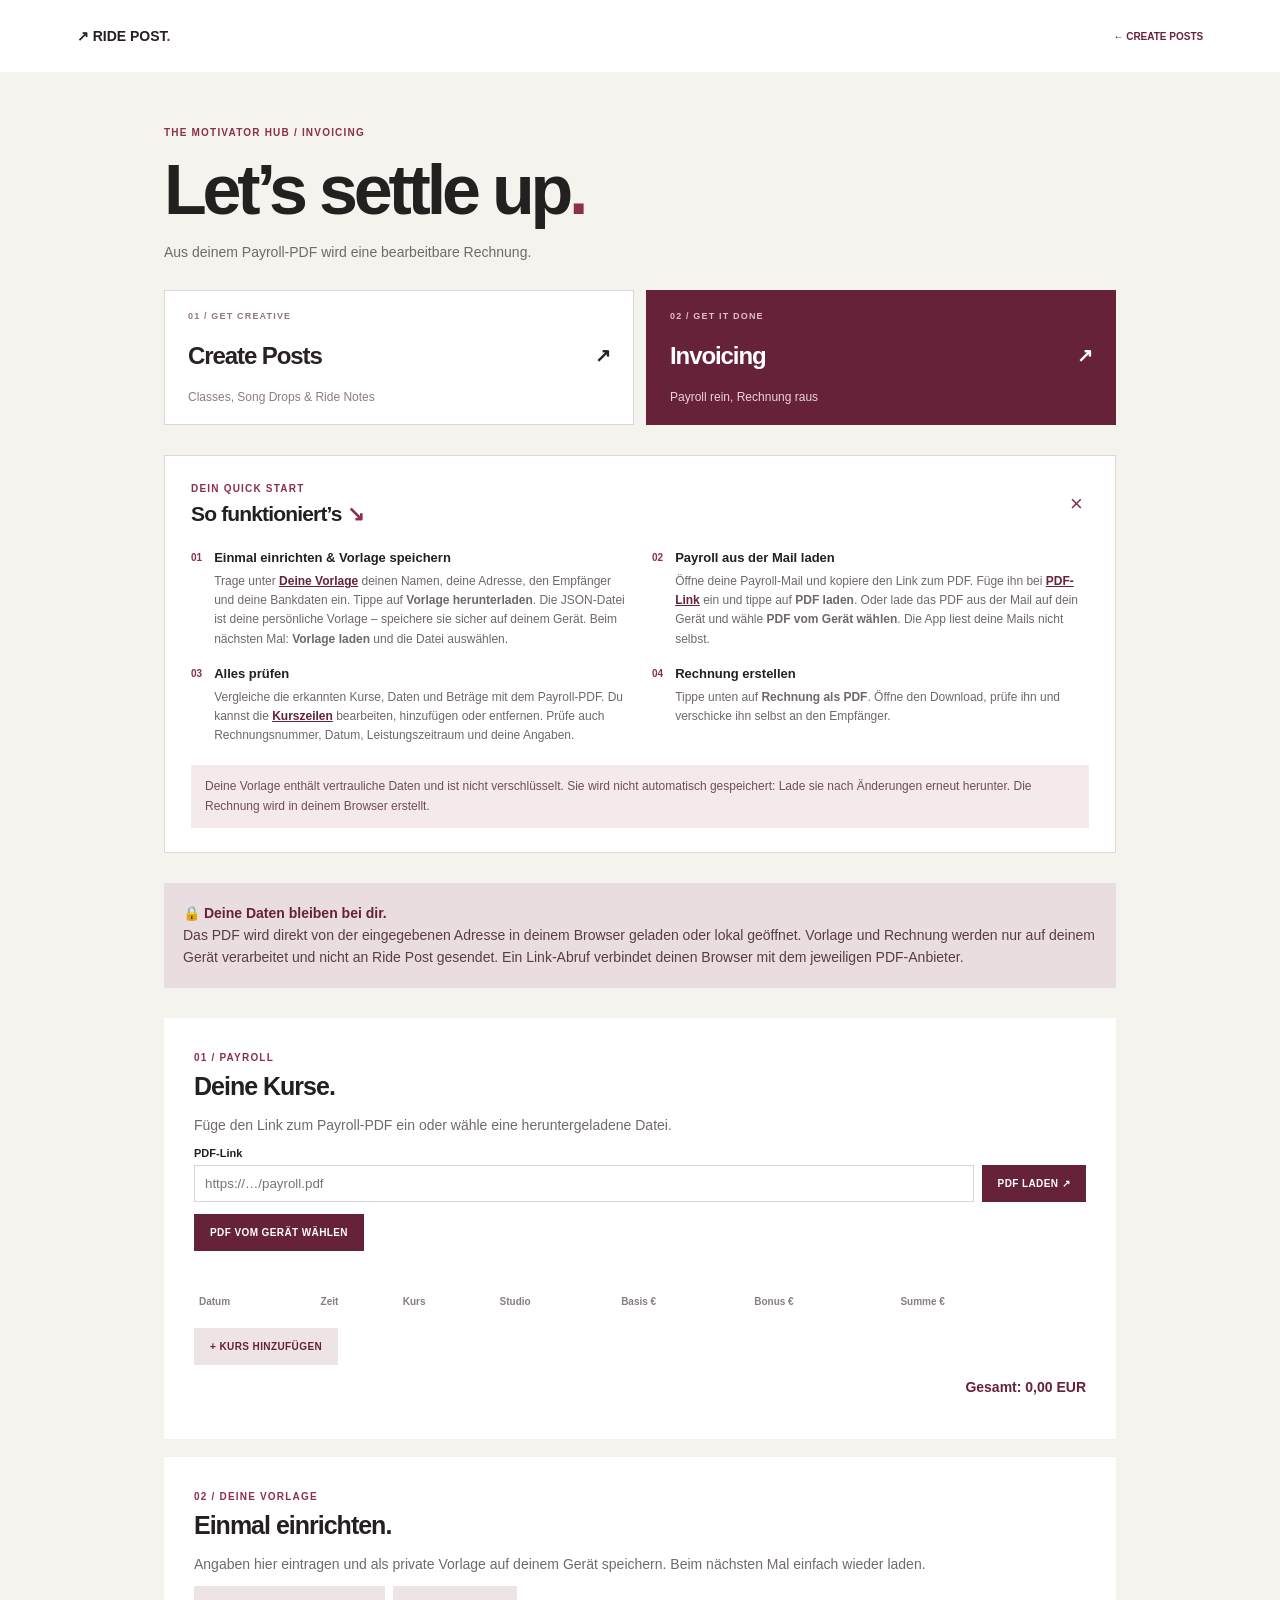
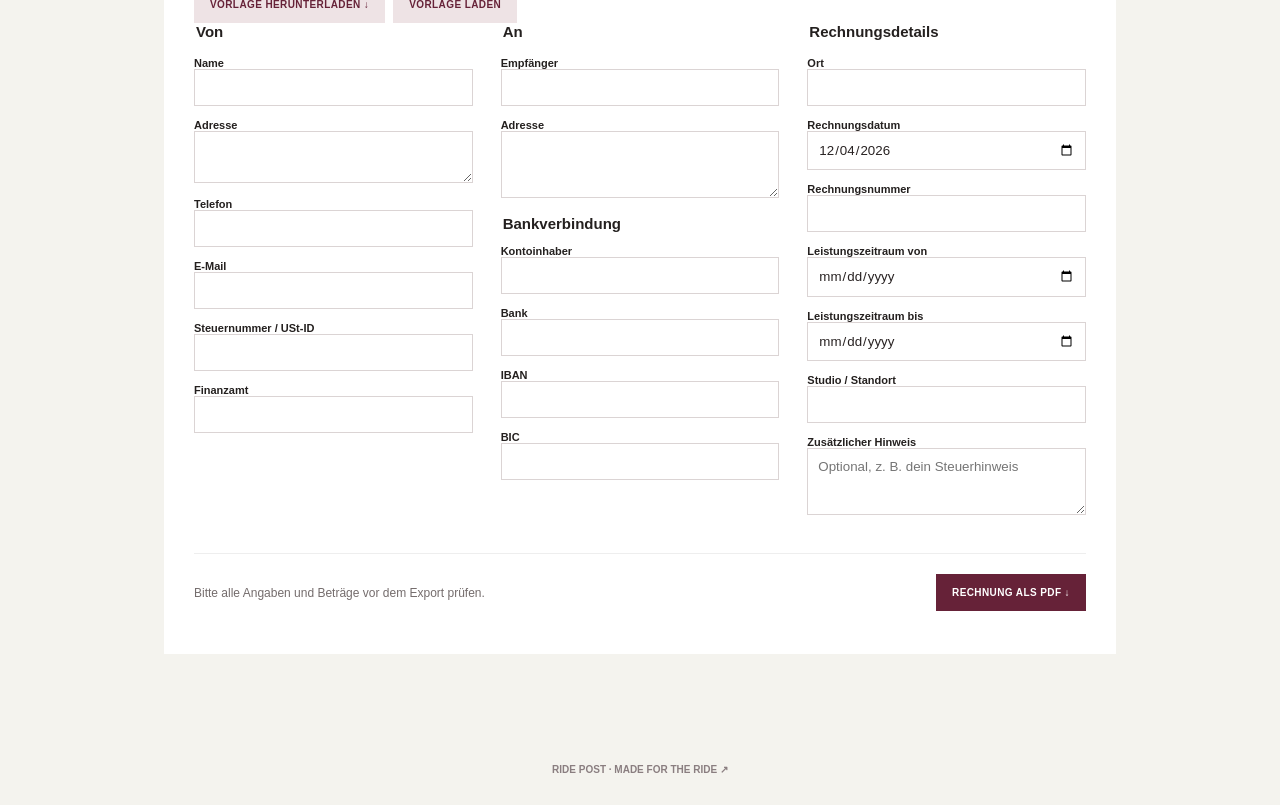
<file: invoice.html>
<!doctype html><html lang="de"><head><meta charset="utf-8"><meta name="viewport" content="width=device-width,initial-scale=1"><meta name="referrer" content="no-referrer"><meta name="theme-color" content="#662238"><title>Invoicing · The Motivator Hub</title><link rel="stylesheet" href="/invoice.css"><script src="/vendor/pdf-lib.min.js" defer></script><script src="/invoice-pdf.js" defer></script><script type="module" src="/invoice.js"></script></head><body><header><a href="/">↗ RIDE POST<span>.</span></a><a href="/">← CREATE POSTS</a></header><main><div class="intro"><p>THE MOTIVATOR HUB / INVOICING</p><h1>Let’s settle up<span>.</span></h1><p>Aus deinem Payroll-PDF wird eine bearbeitbare Rechnung.</p></div><nav class="hub-nav" aria-label="Motivator Hub Bereiche"><a class="hub-card" href="/"><span>01 / GET CREATIVE</span><strong>Create Posts <b>↗</b></strong><small>Classes, Song Drops &amp; Ride Notes</small></a><a class="hub-card active" href="/invoice" aria-current="page"><span>02 / GET IT DONE</span><strong>Invoicing <b>↗</b></strong><small>Payroll rein, Rechnung raus</small></a></nav><details class="tutorial" open><summary><span><small>DEIN QUICK START</small><strong>So funktioniert’s <span>↘</span></strong></span><span class="tutorial-toggle" aria-hidden="true">＋</span></summary><ol><li><div><strong>Einmal einrichten &amp; Vorlage speichern</strong><p>Trage unter <a href="#invoice-form">Deine Vorlage</a> deinen Namen, deine Adresse, den Empfänger und deine Bankdaten ein. Tippe auf <b>Vorlage herunterladen</b>. Die JSON-Datei ist deine persönliche Vorlage – speichere sie sicher auf deinem Gerät. Beim nächsten Mal: <b>Vorlage laden</b> und die Datei auswählen.</p></div></li><li><div><strong>Payroll aus der Mail laden</strong><p>Öffne deine Payroll-Mail und kopiere den Link zum PDF. Füge ihn bei <a href="#source-form">PDF-Link</a> ein und tippe auf <b>PDF laden</b>. Oder lade das PDF aus der Mail auf dein Gerät und wähle <b>PDF vom Gerät wählen</b>. Die App liest deine Mails nicht selbst.</p></div></li><li><div><strong>Alles prüfen</strong><p>Vergleiche die erkannten Kurse, Daten und Beträge mit dem Payroll-PDF. Du kannst die <a href="#rows">Kurszeilen</a> bearbeiten, hinzufügen oder entfernen. Prüfe auch Rechnungsnummer, Datum, Leistungszeitraum und deine Angaben.</p></div></li><li><div><strong>Rechnung erstellen</strong><p>Tippe unten auf <b>Rechnung als PDF</b>. Öffne den Download, prüfe ihn und verschicke ihn selbst an den Empfänger.</p></div></li></ol><p class="tutorial-note">Deine Vorlage enthält vertrauliche Daten und ist nicht verschlüsselt. Sie wird nicht automatisch gespeichert: Lade sie nach Änderungen erneut herunter. Die Rechnung wird in deinem Browser erstellt.</p></details><div class="privacy"><strong>🔒 Deine Daten bleiben bei dir.</strong> Das PDF wird direkt von der eingegebenen Adresse in deinem Browser geladen oder lokal geöffnet. Vorlage und Rechnung werden nur auf deinem Gerät verarbeitet und nicht an Ride Post gesendet. Ein Link-Abruf verbindet deinen Browser mit dem jeweiligen PDF-Anbieter.</div><section><div class="heading"><div><small>01 / PAYROLL</small><h2>Deine Kurse.</h2></div></div><p>Füge den Link zum Payroll-PDF ein oder wähle eine heruntergeladene Datei.</p><form id="source-form"><label for="source-url">PDF-Link</label><div class="inline"><input id="source-url" type="url" placeholder="https://…/payroll.pdf"><button>PDF LADEN ↗</button></div></form><label class="file">PDF VOM GERÄT WÄHLEN<input id="source-file" type="file" accept="application/pdf,.pdf"></label><p id="source-status" class="status" aria-live="polite"></p><div class="table-wrap"><table><thead><tr><th>Datum</th><th>Zeit</th><th>Kurs</th><th>Studio</th><th>Basis €</th><th>Bonus €</th><th>Summe €</th><th></th></tr></thead><tbody id="rows"></tbody></table></div><button type="button" class="secondary" id="add-row">+ KURS HINZUFÜGEN</button><p id="total" class="total">Gesamt: 0,00 EUR</p></section><section><div class="heading"><div><small>02 / DEINE VORLAGE</small><h2>Einmal einrichten.</h2></div></div><p>Angaben hier eintragen und als private Vorlage auf deinem Gerät speichern. Beim nächsten Mal einfach wieder laden.</p><div class="template-actions"><button type="button" class="secondary" id="save-template">VORLAGE HERUNTERLADEN ↓</button><label class="file secondary">VORLAGE LADEN<input id="template-file" type="file" accept="application/json,.json"></label></div><form id="invoice-form"><div class="grid"><fieldset><legend>Von</legend><label>Name<input name="senderName" required></label><label>Adresse<textarea name="senderAddress" rows="2" required></textarea></label><label>Telefon<input name="phone"></label><label>E-Mail<input name="email" type="email"></label><label>Steuernummer / USt-ID<input name="taxId"></label><label>Finanzamt<input name="taxOffice"></label></fieldset><fieldset><legend>An</legend><label>Empfänger<input name="recipientName" required></label><label>Adresse<textarea name="recipientAddress" rows="3" required></textarea></label><legend>Bankverbindung</legend><label>Kontoinhaber<input name="accountHolder"></label><label>Bank<input name="bank"></label><label>IBAN<input name="iban"></label><label>BIC<input name="bic"></label></fieldset><fieldset><legend>Rechnungsdetails</legend><label>Ort<input name="city"></label><label>Rechnungsdatum<input name="invoiceDate" type="date" required></label><label>Rechnungsnummer<input name="invoiceNumber" required></label><label>Leistungszeitraum von<input name="periodStart" type="date" required></label><label>Leistungszeitraum bis<input name="periodEnd" type="date" required></label><label>Studio / Standort<input name="location"></label><label>Zusätzlicher Hinweis<textarea name="note" rows="3" placeholder="Optional, z. B. dein Steuerhinweis"></textarea></label></fieldset></div><div class="export"><p>Bitte alle Angaben und Beträge vor dem Export prüfen.</p><button type="submit">RECHNUNG ALS PDF ↓</button></div></form><p id="export-status" class="status" aria-live="polite"></p></section></main><footer>RIDE POST · MADE FOR THE RIDE ↗</footer></body></html>
</file>
<file: invoice.css>
*{box-sizing:border-box}body{margin:0;background:#f4f3ee;color:#24201f;font:14px -apple-system,BlinkMacSystemFont,"Segoe UI",sans-serif}header{height:72px;background:#fff;display:flex;align-items:center;justify-content:space-between;padding:0 6%;font-weight:800}header a{color:#26201f;text-decoration:none}header a:last-child{font-size:10px;color:#662238}header span,h1 span{color:#8a3049}main{max-width:1080px;margin:auto;padding:45px 5% 80px}.intro p:first-child,small{font-size:10px;letter-spacing:.12em;font-weight:800;color:#8a3049}.intro h1{font-size:clamp(42px,7vw,70px);letter-spacing:-.06em;margin:12px 0}.intro p:last-child,section>p{color:#706a68}.privacy{padding:19px;background:#eadde0;line-height:1.6;margin:30px 0;color:#573d44}.privacy strong{display:block;color:#662238}section{background:white;padding:30px;margin-top:18px}.heading h2{font-size:25px;letter-spacing:-.04em;margin:8px 0 16px}button,.file{display:inline-flex;justify-content:center;align-items:center;border:0;background:#662238;color:white;font-size:10px;font-weight:800;letter-spacing:.04em;padding:13px 16px;cursor:pointer}.secondary{background:#eee3e5;color:#662238}.file{margin:12px 0;position:relative}.file input{position:absolute;opacity:0;width:1px;height:1px}.file:focus-within{outline:2px solid #662238}.inline{display:flex;gap:8px}.inline input{flex:1;min-width:0}label{display:block;font-size:11px;font-weight:700;margin:13px 0 6px}input,textarea{width:100%;padding:10px;border:1px solid #dbd4d4;background:white;color:#282222;font:14px inherit;font-family:inherit}textarea{resize:vertical}fieldset{border:0;padding:0;margin:0;min-width:0}legend{font-weight:800;font-size:15px;margin:15px 0 4px}.grid{display:grid;grid-template-columns:repeat(3,minmax(0,1fr));gap:28px}.template-actions{display:flex;gap:8px;align-items:center;flex-wrap:wrap}.template-actions .file{margin:0}.table-wrap{overflow:auto}table{border-collapse:collapse;min-width:750px;width:100%;margin:16px 0}th{text-align:left;color:#887d80;font-size:10px;white-space:nowrap}th,td{padding:5px}td input{min-width:68px;padding:8px}td:nth-child(1) input{min-width:135px}td:nth-child(3) input,td:nth-child(4) input{min-width:125px}td button{padding:8px;background:#eee3e5;color:#662238}.total{text-align:right;font-weight:800;color:#662238}.status{color:#8a3049;font-size:12px;line-height:1.5}.export{display:flex;justify-content:space-between;align-items:center;gap:15px;border-top:1px solid #eee;margin-top:30px;padding-top:20px}.export p{color:#746c6c;font-size:12px}footer{text-align:center;padding:30px;font-size:10px;font-weight:800;color:#8a7e80}@media(max-width:700px){.grid{grid-template-columns:1fr}section{padding:20px}.inline,.export{align-items:stretch;flex-direction:column}.intro h1{font-size:42px}}
.hub-nav{display:grid;grid-template-columns:1fr 1fr;gap:12px;margin:30px 0}.hub-card{min-height:135px;display:flex;flex-direction:column;justify-content:space-between;padding:20px 23px;text-decoration:none;border:1px solid #ded5d6;background:#fff;color:#292125}.hub-card:hover{background:#f2e8e9;border-color:#bc8b98}.hub-card.active{background:#662238;border-color:#662238;color:#fff}.hub-card>span{font-size:9px;letter-spacing:.13em;font-weight:800;color:#92767e}.hub-card.active>span{color:#e2bdc6}.hub-card strong{font-size:24px;letter-spacing:-.045em;display:flex;justify-content:space-between;align-items:center}.hub-card strong b{font-size:19px}.hub-card small{font-size:12px;letter-spacing:0;font-weight:400;color:#8c7c80}.hub-card.active small{color:#ead4da}@media(max-width:600px){.hub-nav{gap:8px}.hub-card{padding:15px;min-height:125px}.hub-card strong{font-size:19px}.hub-card small{font-size:11px;line-height:1.3}}
.tutorial{background:#fff;border:1px solid #e3d5d8;margin:30px 0}.tutorial summary{display:flex;justify-content:space-between;align-items:center;cursor:pointer;list-style:none;padding:23px 26px}.tutorial summary::-webkit-details-marker{display:none}.tutorial summary strong{display:block;font-size:21px;letter-spacing:-.04em;margin-top:7px}.tutorial summary strong span{color:#8a3049}.tutorial-toggle{font-size:24px;color:#8a3049}.tutorial[open] .tutorial-toggle{transform:rotate(45deg)}.tutorial ol{counter-reset:steps;list-style:none;margin:0;padding:0 26px;display:grid;grid-template-columns:1fr 1fr;gap:16px 24px}.tutorial li{counter-increment:steps;display:flex;gap:12px;min-width:0}.tutorial li:before{content:counter(steps,decimal-leading-zero);font-size:10px;font-weight:800;color:#8a3049;padding-top:3px}.tutorial li strong{font-size:13px}.tutorial li p,.tutorial-note{font-size:12px;line-height:1.6;color:#70676a;margin:7px 0 0}.tutorial a{color:#662238;font-weight:700}.tutorial-note{margin:20px 26px 24px;padding:12px 14px;background:#f4e9eb;color:#704e58}@media(max-width:650px){.tutorial summary{padding:20px}.tutorial ol{grid-template-columns:1fr;padding:0 20px;gap:16px}.tutorial-note{margin:18px 20px 20px}}
</file>
